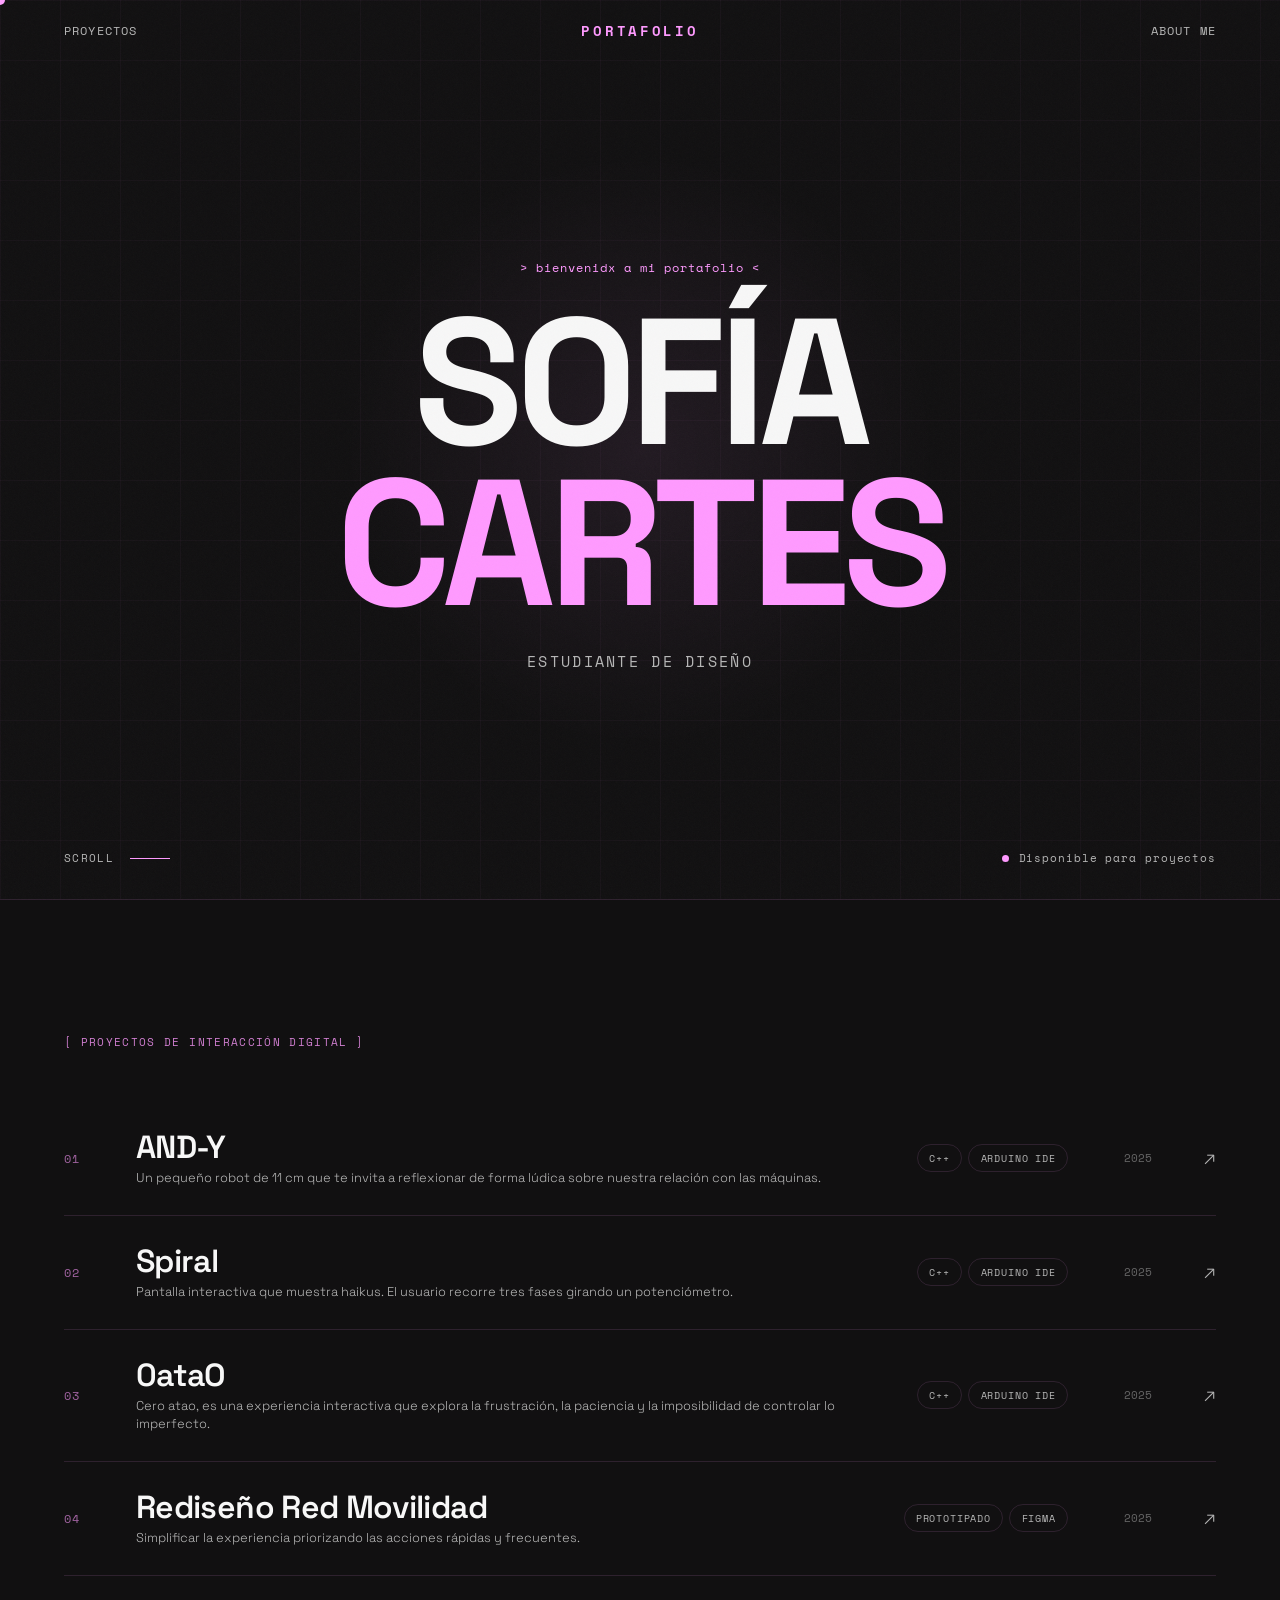
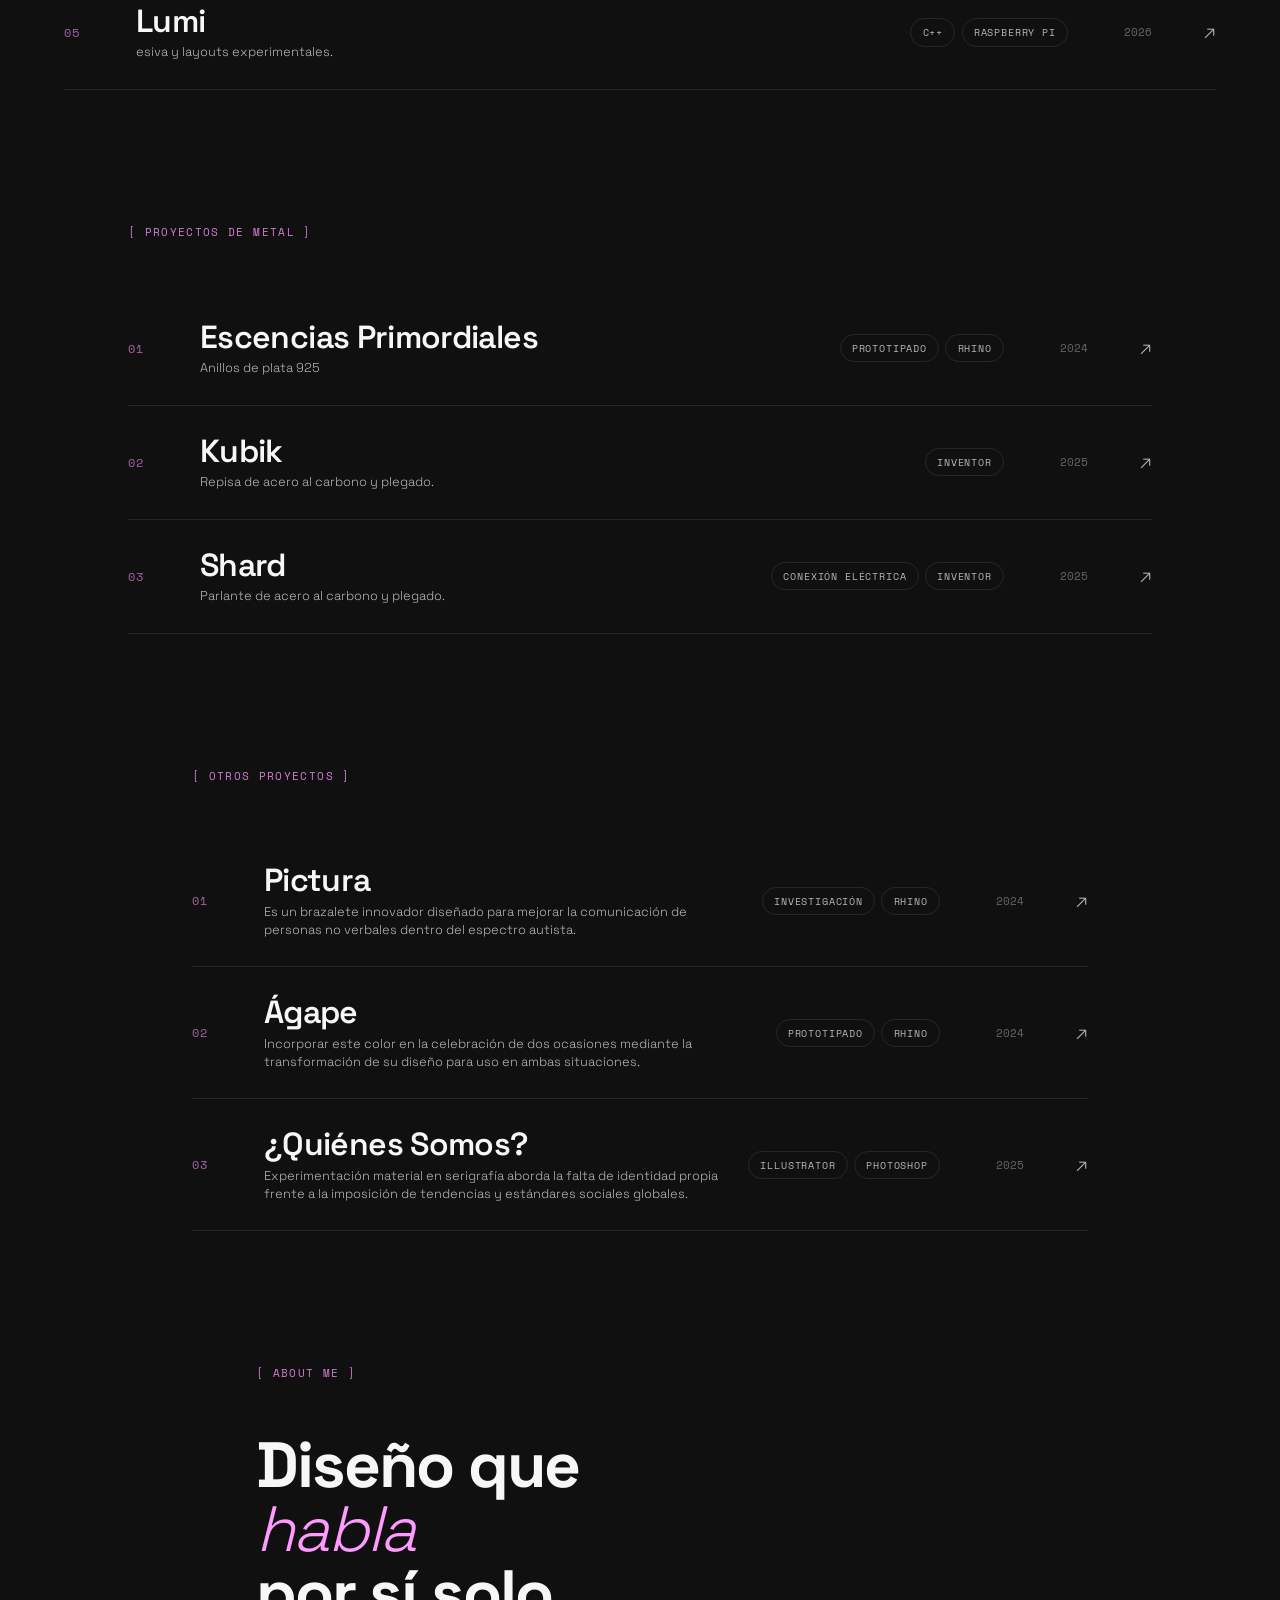
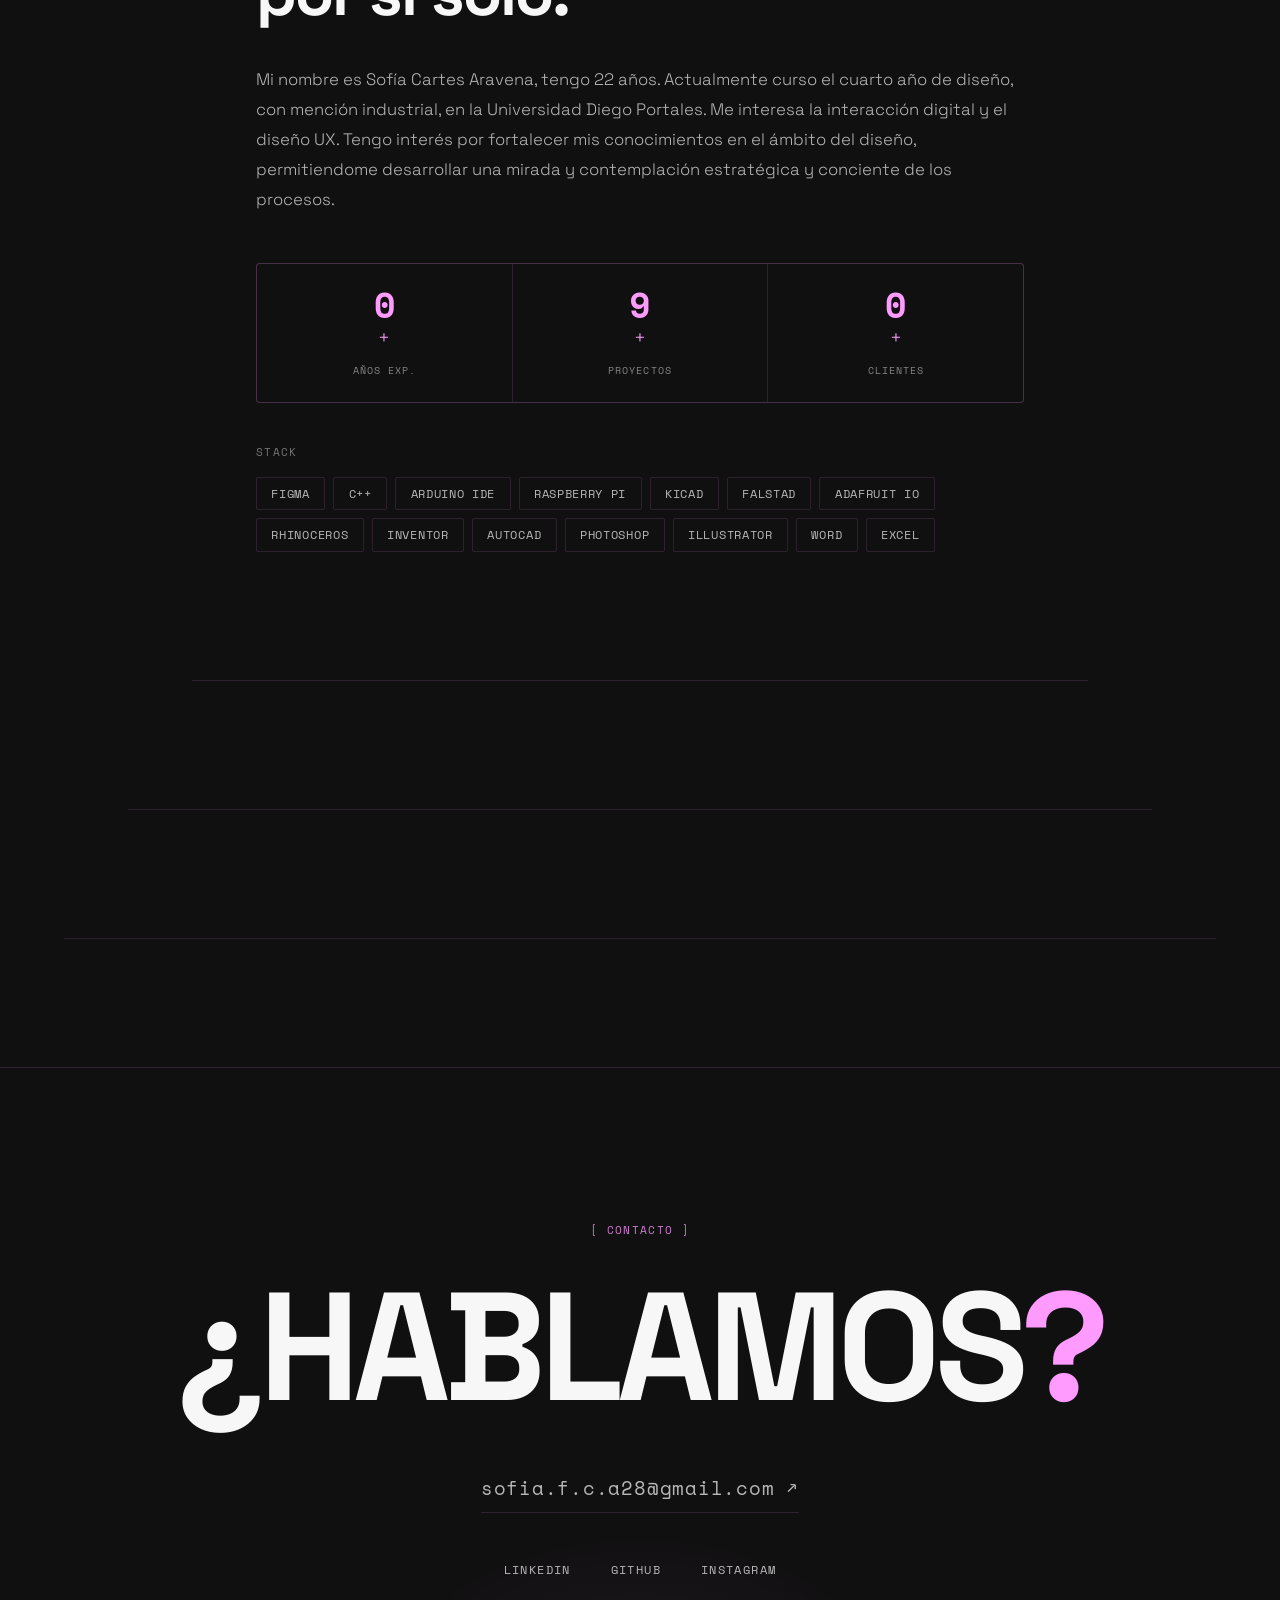
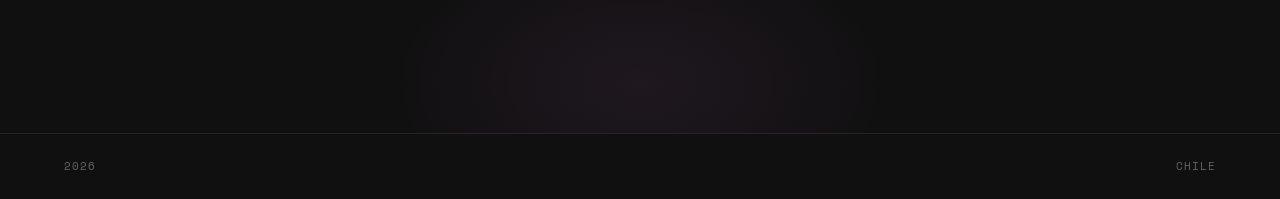
<file: index.html>
<!DOCTYPE html>
<html lang="es">
<head>
  <meta charset="UTF-8" />
  <meta name="viewport" content="width=device-width, initial-scale=1.0" />
  <title>Portfolio</title>
  <link rel="stylesheet" href="style.css" />
  <link rel="preconnect" href="https://fonts.googleapis.com" />
  <link href="https://fonts.googleapis.com/css2?family=Space+Grotesk:wght@300;400;500;600;700&family=Space+Mono:ital,wght@0,400;0,700;1,400&display=swap" rel="stylesheet" />
</head>
<body>

  <div class="noise"></div>
  <div class="cursor" id="cursor"></div>

  <!-- NAV -->
  <nav class="nav">
    <a href="#work" class="nav__link">Proyectos</a>
    <a href="#" class="nav__logo">PORTAFOLIO</a>
    <a href="#about" class="nav__link">About Me</a>
  </nav>

  <!-- HERO -->
  <section class="hero" id="hero">
    <div class="hero__center">
      <p class="hero__mono">&gt; bienvenidx a mi portafolio <3</p>
      <h1 class="hero__name">Sofía<br/><span class="hero__name--accent">Cartes</span></h1>
      <p class="hero__role">Estudiante de diseño</p>
    </div>
    <div class="hero__bottom">
      <span class="hero__scroll">scroll <span class="hero__scroll-line"></span></span>
      <span class="hero__available">
        <span class="dot-live"></span>
        Disponible para proyectos
      </span>
    </div>
  </section>

  <!-- WORK -->
  <section class="work" id="work">
    <div class="work__header">
      <span class="section-label">[ Proyectos de interacción digital ]</span>
    </div>

    <div class="work__list">

      <a href="proyecto.html?id=and-y" class="project-row">
        <div class="project-row__num">01</div>
        <div class="project-row__info">
          <h2 class="project-row__title">AND-Y</h2>
          <p class="project-row__desc"> Un pequeño robot de 11 cm que te invita a reflexionar de forma lúdica sobre nuestra relación con las máquinas.</p>
        </div>
        <div class="project-row__tags">
          <span>C++</span>
          <span>Arduino IDE</span>
        </div>
        <div class="project-row__year">2025</div>
        <div class="project-row__arrow">↗</div>
      </a>

      <a href="proyecto.html?id=spiral" class="project-row">
        <div class="project-row__num">02</div>
        <div class="project-row__info">
          <h2 class="project-row__title">Spiral</h2>
          <p class="project-row__desc">Pantalla interactiva que muestra haikus. El usuario recorre tres fases girando un potenciómetro.</p>
        </div>
        <div class="project-row__tags">
          <span>C++</span>
          <span>Arduino IDE</span>
        </div>
        <div class="project-row__year">2025</div>
        <div class="project-row__arrow">↗</div>
      </a>

      <a href="proyecto.html?id=0atao" class="project-row">
        <div class="project-row__num">03</div>
        <div class="project-row__info">
          <h2 class="project-row__title">0ataO</h2>
          <p class="project-row__desc">Cero atao, es una experiencia
interactiva que explora la frustración, la paciencia y la imposibilidad de controlar lo imperfecto.</p>
        </div>
        <div class="project-row__tags">
          <span>C++</span>
          <span>Arduino IDE
          </span>
        </div>
        <div class="project-row__year">2025</div>
        <div class="project-row__arrow">↗</div>
      </a>

            <a href="proyecto.html?id=red-movilidad" class="project-row">
        <div class="project-row__num">04</div>
        <div class="project-row__info">
          <h2 class="project-row__title">Rediseño Red Movilidad
          </h2>
          <p class="project-row__desc">Simplificar la experiencia priorizando las acciones rápidas y frecuentes.</p>
        </div>
        <div class="project-row__tags">
          <span>Prototipado</span>
          <span>Figma</span>
        </div>
        <div class="project-row__year">2025</div>
        <div class="project-row__arrow">↗</div>
      </a>

            <a href="#" class="project-row">
        <div class="project-row__num">05</div>
        <div class="project-row__info">
          <h2 class="project-row__title">Lumi</h2>
          <p class="project-row__desc">esiva y layouts experimentales.</p>
        </div>
        <div class="project-row__tags">
          <span>C++</span>
          <span>Raspberry Pi</span>
        </div>
        <div class="project-row__year">2026</div>
        <div class="project-row__arrow">↗</div>
      </a>

<!-- WORK -->
  <section class="work" id="work">
    <div class="work__header">
      <span class="section-label">[ Proyectos de metal ]</span>
    </div>

      <a href="proyecto.html?id=escencias-primordiales" class="project-row">
        <div class="project-row__num">01</div>
        <div class="project-row__info">
          <h2 class="project-row__title">Escencias Primordiales</h2>
          <p class="project-row__desc">Anillos de plata 925</p>
        </div>
        <div class="project-row__tags">
          <span>Prototipado</span>
          <span>Rhino</span>
        </div>
        <div class="project-row__year">2024</div>
        <div class="project-row__arrow">↗</div>
      </a>
            <a href="proyecto.html?id=kubik" class="project-row">
        <div class="project-row__num">02</div>
        <div class="project-row__info">
          <h2 class="project-row__title">Kubik</h2>
          <p class="project-row__desc">Repisa de acero al carbono y plegado.</p>
        </div>
        <div class="project-row__tags">
          <span>Inventor</span>
        </div>
        <div class="project-row__year">2025</div>
        <div class="project-row__arrow">↗</div>
      </a>
            <a href="proyecto.html?id=shard" class="project-row">
        <div class="project-row__num">03</div>
        <div class="project-row__info">
          <h2 class="project-row__title">Shard</h2>
          <p class="project-row__desc">Parlante de acero al carbono y plegado.</p>
        </div>
        <div class="project-row__tags">
          <span>Conexión eléctrica</span>
          <span>Inventor</span>
        </div>
        <div class="project-row__year">2025</div>
        <div class="project-row__arrow">↗</div>
      </a>
<!-- WORK -->
  <section class="work" id="work">
    <div class="work__header">
      <span class="section-label">[ Otros Proyectos ]</span>
    </div>

      <a href="proyecto.html?id=pictura" class="project-row">
        <div class="project-row__num">01</div>
        <div class="project-row__info">
          <h2 class="project-row__title">Pictura</h2>
          <p class="project-row__desc">Es un brazalete innovador diseñado para mejorar la comunicación de personas no verbales dentro del espectro autista.</p>
        </div>
        <div class="project-row__tags">
          <span>Investigación</span>
          <span>Rhino</span>
        </div>
        <div class="project-row__year">2024</div>
        <div class="project-row__arrow">↗</div>
      </a>

        <a href="proyecto.html?id=agape" class="project-row">
        <div class="project-row__num">02</div>
        <div class="project-row__info">
          <h2 class="project-row__title">Ágape</h2>
          <p class="project-row__desc">Incorporar este color en la celebración de dos ocasiones mediante la transformación de su diseño para uso en ambas situaciones.</p>
        </div>
        <div class="project-row__tags">
          <span>Prototipado</span>
          <span>Rhino</span>
        </div>
        <div class="project-row__year">2024</div>
        <div class="project-row__arrow">↗</div>
      </a>

     <a href="proyecto.html?id=quienes-somos" class="project-row">
        <div class="project-row__num">03</div>
        <div class="project-row__info">
          <h2 class="project-row__title">¿Quiénes Somos?</h2>
          <p class="project-row__desc">Experimentación material en serigrafía aborda la falta de identidad propia frente a la imposición de tendencias y estándares sociales globales.</p>
        </div>
        <div class="project-row__tags">
          <span>Illustrator</span>
          <span>Photoshop</span>
        </div>
        <div class="project-row__year">2025</div>
        <div class="project-row__arrow">↗</div>
      </a>

  <!-- ABOUT -->
  <section class="about" id="about">
    <div class="about__header">
      <span class="section-label">[ About Me ]</span>
    </div>
    <div class="about__grid">
      <div class="about__left">
        <h2 class="about__title">Diseño que<br/><em>habla</em><br/>por sí solo.</h2>
    
        </div>
      </div>
      <div class="about__right">
        <p class="about__bio">
          Mi nombre es Sofía Cartes Aravena, tengo 22 años. Actualmente curso el cuarto año de diseño, con mención industrial, en la Universidad Diego Portales. Me interesa la interacción digital y el diseño UX.  Tengo interés por fortalecer mis conocimientos en el ámbito del diseño, permitiendome desarrollar una mirada y contemplación estratégica y conciente de los procesos.
        </p>
        <div class="about__stats">
          <div class="stat">
            <span class="stat__num" data-target="0">0</span><span class="stat__plus">+</span>
            <span class="stat__label">años exp.</span>
          </div>
          <div class="stat">
            <span class="stat__num" data-target="11">0</span><span class="stat__plus">+</span>
            <span class="stat__label">proyectos</span>
          </div>
          <div class="stat">
            <span class="stat__num" data-target="0">0</span><span class="stat__plus">+</span>
            <span class="stat__label">clientes</span>
          </div>
          
        </div>
        <div class="about__stack">
          <p class="about__stack-label">Stack</p>
          <div class="about__stack-list">
            <span>Figma</span><span>C++</span><span>Arduino IDE</span>
           <span>Raspberry Pi</span><span>KiCad</span><span>Falstad</span>
           <span>Adafruit IO</span><span>Rhinoceros</span><span>Inventor</span>
           <span>AutoCAD</span><span>Photoshop</span><span>Illustrator</span>
           <span>Word</span><span>Excel</span>

          </div>
        </div>
      </div>
    </div>
  </section>

  <!-- CONTACT -->
  <section class="contact" id="contact">
    <div class="contact__inner">
      <span class="section-label">[ Contacto ]</span>
      <h2 class="contact__title">
        ¿Hablamos<span class="accent">?</span>
      </h2>
      <a href="mailto:sofia.f.c.a28@gmail.com" class="contact__email">
        sofia.f.c.a28@gmail.com
        <span>↗</span>
      </a>
      <div class="contact__socials">
        <a href="#" data-todo="pega aquí tu URL real de LinkedIn">LinkedIn</a>
        <a href="https://github.com/sofiacartes" target="_blank" rel="noopener">GitHub</a>
        <a href="#" data-todo="pega aquí tu URL real de Instagram">Instagram</a>
      </div>
    </div>
  </section>

  <!-- FOOTER -->
  <footer class="footer">
    <span class="footer__mono">2026</span>
    <span class="footer__mono">Chile</span>
  </footer>

  <script src="script.js"></script>
</body>
</html>
</file>
<file: style.css>
/* ===========================
   VARIABLES
=========================== */
:root {
  --black:     #191819;
  --black-2:   #111011;
  --magenta:   #FF9AFF;
  --white:     #F7F7F7;
  --gray:      #B7B7B7;
  --gray-dim:  rgba(183,183,183,0.15);
  --border:    rgba(255,154,255,0.12);

  --font-main: 'Space Grotesk', sans-serif;
  --font-mono: 'Space Mono', monospace;
}

/* ===========================
   RESET
=========================== */
*, *::before, *::after { box-sizing: border-box; margin: 0; padding: 0; }
html { scroll-behavior: smooth; font-size: 16px; }
body {
  background: var(--black-2);
  color: var(--white);
  font-family: var(--font-main);
  font-weight: 300;
  line-height: 1.6;
  overflow-x: hidden;
  cursor: none;
}
a { color: inherit; text-decoration: none; cursor: none; }

/* ===========================
   NOISE OVERLAY
=========================== */
.noise {
  position: fixed; inset: 0;
  pointer-events: none; z-index: 999;
  opacity: 0.03;
  background-image: url("data:image/svg+xml,%3Csvg viewBox='0 0 256 256' xmlns='http://www.w3.org/2000/svg'%3E%3Cfilter id='noise'%3E%3CfeTurbulence type='fractalNoise' baseFrequency='0.9' numOctaves='4' stitchTiles='stitch'/%3E%3C/filter%3E%3Crect width='100%25' height='100%25' filter='url(%23noise)'/%3E%3C/svg%3E");
  background-repeat: repeat;
  background-size: 128px;
}

/* ===========================
   CURSOR
=========================== */
.cursor {
  width: 10px; height: 10px;
  background: var(--magenta);
  border-radius: 50%;
  position: fixed; top: 0; left: 0;
  pointer-events: none; z-index: 9999;
  transform: translate(-50%, -50%);
  transition: width 0.25s, height 0.25s, background 0.25s;
  mix-blend-mode: screen;
}
body.cursor-big .cursor {
  width: 48px; height: 48px;
  background: rgba(255,154,255,0.15);
  border: 1px solid var(--magenta);
}

/* ===========================
   NAV
=========================== */
.nav {
  position: fixed; top: 0; left: 0; right: 0;
  height: 64px;
  display: flex; align-items: center; justify-content: space-between;
  padding: 0 clamp(1.5rem, 5vw, 4rem);
  z-index: 100;
  border-bottom: 1px solid transparent;
  transition: border-color 0.4s, background 0.4s;
}
.nav.scrolled {
  background: rgba(17,16,17,0.9);
  backdrop-filter: blur(16px);
  border-bottom-color: var(--border);
}
.nav__logo {
  font-family: var(--font-mono);
  font-size: 0.85rem;
  font-weight: 700;
  letter-spacing: 0.2em;
  color: var(--magenta);
  position: absolute; left: 50%; transform: translateX(-50%);
}
.nav__link {
  font-family: var(--font-mono);
  font-size: 0.72rem;
  letter-spacing: 0.1em;
  text-transform: uppercase;
  color: var(--gray);
  transition: color 0.3s;
  position: relative;
}
.nav__link::after {
  content: '';
  position: absolute; left: 0; bottom: -2px;
  width: 0; height: 1px; background: var(--magenta);
  transition: width 0.3s;
}
.nav__link:hover { color: var(--white); }
.nav__link:hover::after { width: 100%; }

/* ===========================
   HERO
=========================== */
.hero {
  height: 100vh;
  display: flex; flex-direction: column;
  justify-content: center; align-items: center;
  position: relative;
  padding: 64px clamp(1.5rem, 5vw, 4rem) 2rem;
  text-align: center;
  border-bottom: 1px solid var(--border);
}
/* Grid lines de fondo */
.hero::before {
  content: '';
  position: absolute; inset: 0;
  background-image:
    linear-gradient(rgba(255,154,255,0.03) 1px, transparent 1px),
    linear-gradient(90deg, rgba(255,154,255,0.03) 1px, transparent 1px);
  background-size: 60px 60px;
  pointer-events: none;
}
/* Glow central */
.hero::after {
  content: '';
  position: absolute;
  top: 50%; left: 50%;
  transform: translate(-50%, -50%);
  width: 600px; height: 600px;
  background: radial-gradient(circle, rgba(255,154,255,0.07) 0%, transparent 70%);
  pointer-events: none;
}
.hero__center { position: relative; z-index: 1; }
.hero__mono {
  font-family: var(--font-mono);
  font-size: 0.78rem;
  color: var(--magenta);
  letter-spacing: 0.08em;
  margin-bottom: 1.5rem;
  opacity: 0;
  animation: fadeUp 0.6s ease 0.2s forwards;
}
.hero__name {
  font-family: var(--font-main);
  font-size: clamp(4.5rem, 14vw, 12rem);
  font-weight: 700;
  line-height: 0.9;
  letter-spacing: -0.04em;
  text-transform: uppercase;
  opacity: 0;
  animation: fadeUp 0.7s ease 0.4s forwards;
}
.hero__name--accent { color: var(--magenta); }
.hero__role {
  font-family: var(--font-mono);
  font-size: clamp(0.75rem, 1.5vw, 0.95rem);
  color: var(--gray);
  letter-spacing: 0.15em;
  text-transform: uppercase;
  margin-top: 1.5rem;
  opacity: 0;
  animation: fadeUp 0.7s ease 0.6s forwards;
}
.hero__bottom {
  position: absolute; bottom: 2rem; left: 0; right: 0;
  display: flex; justify-content: space-between; align-items: center;
  padding: 0 clamp(1.5rem, 5vw, 4rem);
  z-index: 1;
  opacity: 0;
  animation: fadeIn 0.8s ease 1s forwards;
}
.hero__scroll {
  font-family: var(--font-mono);
  font-size: 0.7rem;
  color: var(--gray);
  letter-spacing: 0.12em;
  text-transform: uppercase;
  display: flex; align-items: center; gap: 1rem;
}
.hero__scroll-line {
  display: block;
  width: 40px; height: 1px;
  background: linear-gradient(to right, var(--gray), transparent);
  position: relative; overflow: hidden;
}
.hero__scroll-line::after {
  content: '';
  position: absolute; inset: 0;
  background: var(--magenta);
  animation: scanline 2s ease-in-out infinite;
}
@keyframes scanline {
  0% { transform: translateX(-100%); }
  100% { transform: translateX(200%); }
}
.hero__available {
  font-family: var(--font-mono);
  font-size: 0.7rem;
  color: var(--gray);
  letter-spacing: 0.08em;
  display: flex; align-items: center; gap: 0.6rem;
}
.dot-live {
  width: 7px; height: 7px;
  border-radius: 50%;
  background: var(--magenta);
  animation: pulse 2s infinite;
}
@keyframes pulse {
  0%, 100% { opacity: 1; box-shadow: 0 0 0 0 rgba(255,154,255,0.4); }
  50% { opacity: 0.7; box-shadow: 0 0 0 6px rgba(255,154,255,0); }
}

/* ===========================
   SECTION LABEL
=========================== */
.section-label {
  font-family: var(--font-mono);
  font-size: 0.7rem;
  color: var(--magenta);
  letter-spacing: 0.12em;
  text-transform: uppercase;
  opacity: 0.8;
}

/* ===========================
   WORK
=========================== */
.work {
  padding: clamp(5rem, 10vw, 8rem) clamp(1.5rem, 5vw, 4rem);
  border-bottom: 1px solid var(--border);
}
.work__header {
  margin-bottom: 3rem;
}
.work__list {
  display: flex; flex-direction: column;
}
.project-row {
  display: grid;
  grid-template-columns: 48px 1fr auto 60px 40px;
  align-items: center;
  gap: 1.5rem;
  padding: 1.75rem 0;
  border-bottom: 1px solid var(--border);
  transition: background 0.3s, padding-left 0.3s;
  position: relative;
  overflow: hidden;
}
.project-row::before {
  content: '';
  position: absolute; left: 0; top: 0; bottom: 0;
  width: 0;
  background: rgba(255,154,255,0.04);
  transition: width 0.4s ease;
}
.project-row:hover::before { width: 100%; }
.project-row:hover { padding-left: 1rem; }

.project-row__num {
  font-family: var(--font-mono);
  font-size: 0.75rem;
  color: var(--magenta);
  opacity: 0.6;
  letter-spacing: 0.05em;
}
.project-row__title {
  font-family: var(--font-main);
  font-size: clamp(1.25rem, 2.5vw, 2rem);
  font-weight: 600;
  letter-spacing: -0.02em;
  line-height: 1.1;
  transition: color 0.3s;
}
.project-row:hover .project-row__title { color: var(--magenta); }
.project-row__desc {
  font-size: 0.8rem;
  color: var(--gray);
  margin-top: 0.25rem;
  line-height: 1.4;
}
.project-row__tags {
  display: flex; flex-wrap: wrap; gap: 0.4rem;
  justify-content: flex-end;
}
.project-row__tags span {
  font-family: var(--font-mono);
  font-size: 0.65rem;
  letter-spacing: 0.08em;
  text-transform: uppercase;
  padding: 0.3rem 0.7rem;
  border-radius: 100px;
  border: 1px solid var(--border);
  color: var(--gray);
  transition: border-color 0.3s, color 0.3s;
}
.project-row:hover .project-row__tags span {
  border-color: rgba(255,154,255,0.3);
  color: var(--magenta);
}
.project-row__year {
  font-family: var(--font-mono);
  font-size: 0.7rem;
  color: var(--gray);
  opacity: 0.5;
  text-align: right;
}
.project-row__arrow {
  font-size: 1.2rem;
  color: var(--gray);
  transition: color 0.3s, transform 0.3s;
  text-align: right;
}
.project-row:hover .project-row__arrow {
  color: var(--magenta);
  transform: translate(3px, -3px);
}

/* ===========================
   ABOUT
=========================== */
.about {
  padding: clamp(5rem, 10vw, 8rem) clamp(1.5rem, 5vw, 4rem);
  border-bottom: 1px solid var(--border);
}
.about__header { margin-bottom: 3rem; }
.about__grid {
  display: grid;
  grid-template-columns: 1fr 1fr;
  gap: clamp(3rem, 6vw, 6rem);
  align-items: start;
}
.about__title {
  font-size: clamp(2.5rem, 5vw, 4.5rem);
  font-weight: 700;
  letter-spacing: -0.03em;
  line-height: 1.0;
  margin-bottom: 2.5rem;
}
.about__title em {
  font-style: italic;
  font-weight: 300;
  color: var(--magenta);
}
.about__photo {
  position: relative;
  width: 80%; max-width: 320px;
}
.about__photo-inner {
  aspect-ratio: 3/4;
  border-radius: 4px;
  background: rgba(255,154,255,0.05);
  border: 1px solid var(--border);
  display: flex; align-items: center; justify-content: center;
  color: var(--gray);
  font-family: var(--font-mono);
  font-size: 0.7rem;
  letter-spacing: 0.1em;
  text-transform: uppercase;
}
.about__photo-border {
  position: absolute;
  inset: 10px;
  border: 1px solid rgba(255,154,255,0.15);
  border-radius: 4px;
  pointer-events: none;
  transform: translate(8px, 8px);
}
.about__bio {
  font-size: clamp(0.95rem, 1.3vw, 1.05rem);
  color: var(--gray);
  line-height: 1.8;
  margin-bottom: 3rem;
}
.about__bio strong { color: var(--white); font-weight: 500; }
.about__stats {
  display: grid; grid-template-columns: repeat(3,1fr);
  gap: 1px;
  background: var(--border);
  border: 1px solid var(--border);
  border-radius: 4px;
  overflow: hidden;
  margin-bottom: 2.5rem;
}
.stat {
  background: var(--black-2);
  padding: 1.5rem 1rem;
  text-align: center;
}
.stat__num {
  display: block;
  font-family: var(--font-mono);
  font-size: 2.2rem;
  font-weight: 700;
  color: var(--magenta);
  line-height: 1;
}
.stat__plus { color: var(--magenta); font-size: 1.2rem; }
.stat__label {
  display: block;
  font-family: var(--font-mono);
  font-size: 0.65rem;
  color: var(--gray);
  letter-spacing: 0.1em;
  text-transform: uppercase;
  margin-top: 0.5rem;
  opacity: 0.7;
}
.about__stack-label {
  font-family: var(--font-mono);
  font-size: 0.7rem;
  color: var(--gray);
  letter-spacing: 0.12em;
  text-transform: uppercase;
  margin-bottom: 1rem;
  opacity: 0.6;
}
.about__stack-list {
  display: flex; flex-wrap: wrap; gap: 0.5rem;
}
.about__stack-list span {
  font-family: var(--font-mono);
  font-size: 0.72rem;
  letter-spacing: 0.06em;
  padding: 0.4rem 0.9rem;
  border: 1px solid var(--border);
  border-radius: 2px;
  color: var(--gray);
  transition: all 0.3s;
  text-transform: uppercase;
}
.about__stack-list span:hover {
  border-color: var(--magenta);
  color: var(--magenta);
  background: rgba(255,154,255,0.05);
}

/* ===========================
   CONTACT
=========================== */
.contact {
  padding: clamp(5rem, 12vw, 10rem) clamp(1.5rem, 5vw, 4rem);
  border-bottom: 1px solid var(--border);
  position: relative; overflow: hidden;
}
/* Glow fondo */
.contact::after {
  content: '';
  position: absolute; bottom: -100px; left: 50%; transform: translateX(-50%);
  width: 500px; height: 300px;
  background: radial-gradient(ellipse, rgba(255,154,255,0.06) 0%, transparent 70%);
  pointer-events: none;
}
.contact__inner {
  display: flex; flex-direction: column; align-items: center;
  text-align: center;
  position: relative; z-index: 1;
}
.contact__inner .section-label { margin-bottom: 2rem; }
.contact__title {
  font-size: clamp(4rem, 12vw, 10rem);
  font-weight: 700;
  letter-spacing: -0.04em;
  line-height: 1;
  text-transform: uppercase;
  margin-bottom: 3rem;
}
.contact__title .accent { color: var(--magenta); }
.contact__email {
  font-family: var(--font-mono);
  font-size: clamp(0.9rem, 2vw, 1.2rem);
  color: var(--gray);
  letter-spacing: 0.04em;
  display: flex; align-items: center; gap: 0.75rem;
  border-bottom: 1px solid var(--border);
  padding-bottom: 0.5rem;
  transition: color 0.3s, border-color 0.3s;
  margin-bottom: 3rem;
}
.contact__email:hover { color: var(--magenta); border-color: var(--magenta); }
.contact__socials {
  display: flex; gap: 2.5rem; flex-wrap: wrap; justify-content: center;
}
.contact__socials a {
  font-family: var(--font-mono);
  font-size: 0.72rem;
  letter-spacing: 0.12em;
  text-transform: uppercase;
  color: var(--gray);
  transition: color 0.3s;
  position: relative;
}
.contact__socials a::after {
  content: '';
  position: absolute; left: 0; bottom: -3px;
  width: 0; height: 1px; background: var(--magenta);
  transition: width 0.3s;
}
.contact__socials a:hover { color: var(--magenta); }
.contact__socials a:hover::after { width: 100%; }

/* ===========================
   FOOTER
=========================== */
.footer {
  padding: 1.5rem clamp(1.5rem, 5vw, 4rem);
  display: flex; justify-content: space-between;
}
.footer__mono {
  font-family: var(--font-mono);
  font-size: 0.68rem;
  color: var(--gray);
  letter-spacing: 0.1em;
  opacity: 0.5;
  text-transform: uppercase;
}

/* ===========================
   ANIMATIONS
=========================== */
@keyframes fadeUp {
  from { opacity: 0; transform: translateY(24px); }
  to   { opacity: 1; transform: translateY(0); }
}
@keyframes fadeIn {
  from { opacity: 0; }
  to   { opacity: 1; }
}
.reveal {
  opacity: 0;
  transform: translateY(20px);
  transition: opacity 0.6s ease, transform 0.6s ease;
}
.reveal.visible { opacity: 1; transform: translateY(0); }
.delay-1 { transition-delay: 0.08s; }
.delay-2 { transition-delay: 0.16s; }
.delay-3 { transition-delay: 0.24s; }
.delay-4 { transition-delay: 0.32s; }

/* ===========================
   PROJECT DETAIL
=========================== */
.project-detail {
  padding: clamp(7rem, 12vw, 10rem) clamp(1.5rem, 5vw, 4rem) clamp(5rem, 10vw, 8rem);
}
.project-detail__inner {
  max-width: 980px;
  margin: 0 auto;
}
.project-detail__back {
  display: inline-block;
  font-family: var(--font-mono);
  font-size: 0.72rem;
  letter-spacing: 0.1em;
  text-transform: uppercase;
  color: var(--gray);
  border-bottom: 1px solid var(--border);
  padding-bottom: 0.3rem;
  transition: color 0.3s, border-color 0.3s;
  margin-bottom: 2.5rem;
}
.project-detail__back:hover { color: var(--magenta); border-color: var(--magenta); }
.project-detail__back--bottom { margin-top: 3.5rem; margin-bottom: 0; }

.project-detail__header { margin-bottom: 3rem; }
.project-detail__header .section-label { display: block; margin-bottom: 1.25rem; }
.project-detail__title {
  font-size: clamp(2.5rem, 7vw, 5.5rem);
  font-weight: 700;
  letter-spacing: -0.03em;
  line-height: 1.0;
  margin-bottom: 1rem;
}
.project-detail__subtitle {
  font-size: clamp(1rem, 1.8vw, 1.2rem);
  color: var(--gray);
  line-height: 1.6;
  max-width: 640px;
  margin-bottom: 2rem;
}
.project-detail__meta {
  display: flex; flex-wrap: wrap; align-items: center;
  justify-content: space-between; gap: 1rem;
  border-top: 1px solid var(--border);
  border-bottom: 1px solid var(--border);
  padding: 1.25rem 0;
}
.project-detail__tags {
  display: flex; flex-wrap: wrap; gap: 0.4rem;
}
.project-detail__tags span {
  font-family: var(--font-mono);
  font-size: 0.65rem;
  letter-spacing: 0.08em;
  text-transform: uppercase;
  padding: 0.3rem 0.7rem;
  border-radius: 100px;
  border: 1px solid var(--border);
  color: var(--gray);
}
.project-detail__year {
  font-family: var(--font-mono);
  font-size: 0.7rem;
  color: var(--gray);
  opacity: 0.6;
}

.project-detail__body {
  max-width: 680px;
  margin-bottom: 3.5rem;
}
.project-detail__body p {
  font-size: clamp(0.95rem, 1.3vw, 1.05rem);
  color: var(--gray);
  line-height: 1.8;
  margin-bottom: 1.5rem;
}
.project-detail__body p:last-child { margin-bottom: 0; }

.project-detail__gallery {
  display: grid;
  grid-template-columns: repeat(2, 1fr);
  gap: 1.25rem;
}
.project-detail__img {
  border: 1px solid var(--border);
  border-radius: 4px;
  overflow: hidden;
  background: var(--black);
}
.project-detail__img img {
  display: block;
  width: 100%; height: 100%;
  object-fit: cover;
}
.project-detail__img:first-child {
  grid-column: 1 / -1;
}

/* ===========================
   RESPONSIVE
=========================== */
@media (max-width: 860px) {
  .about__grid { grid-template-columns: 1fr; }
  .project-row { grid-template-columns: 32px 1fr 36px; }
  .project-row__tags, .project-row__year { display: none; }
  .nav__logo { position: static; transform: none; }
}
@media (max-width: 540px) {
  .hero__bottom { flex-direction: column; gap: 0.75rem; }
}
@media (max-width: 700px) {
  .project-detail__gallery { grid-template-columns: 1fr; }
  .project-detail__img:first-child { grid-column: auto; }
  .project-detail__meta { flex-direction: column; align-items: flex-start; }
}
</file>
